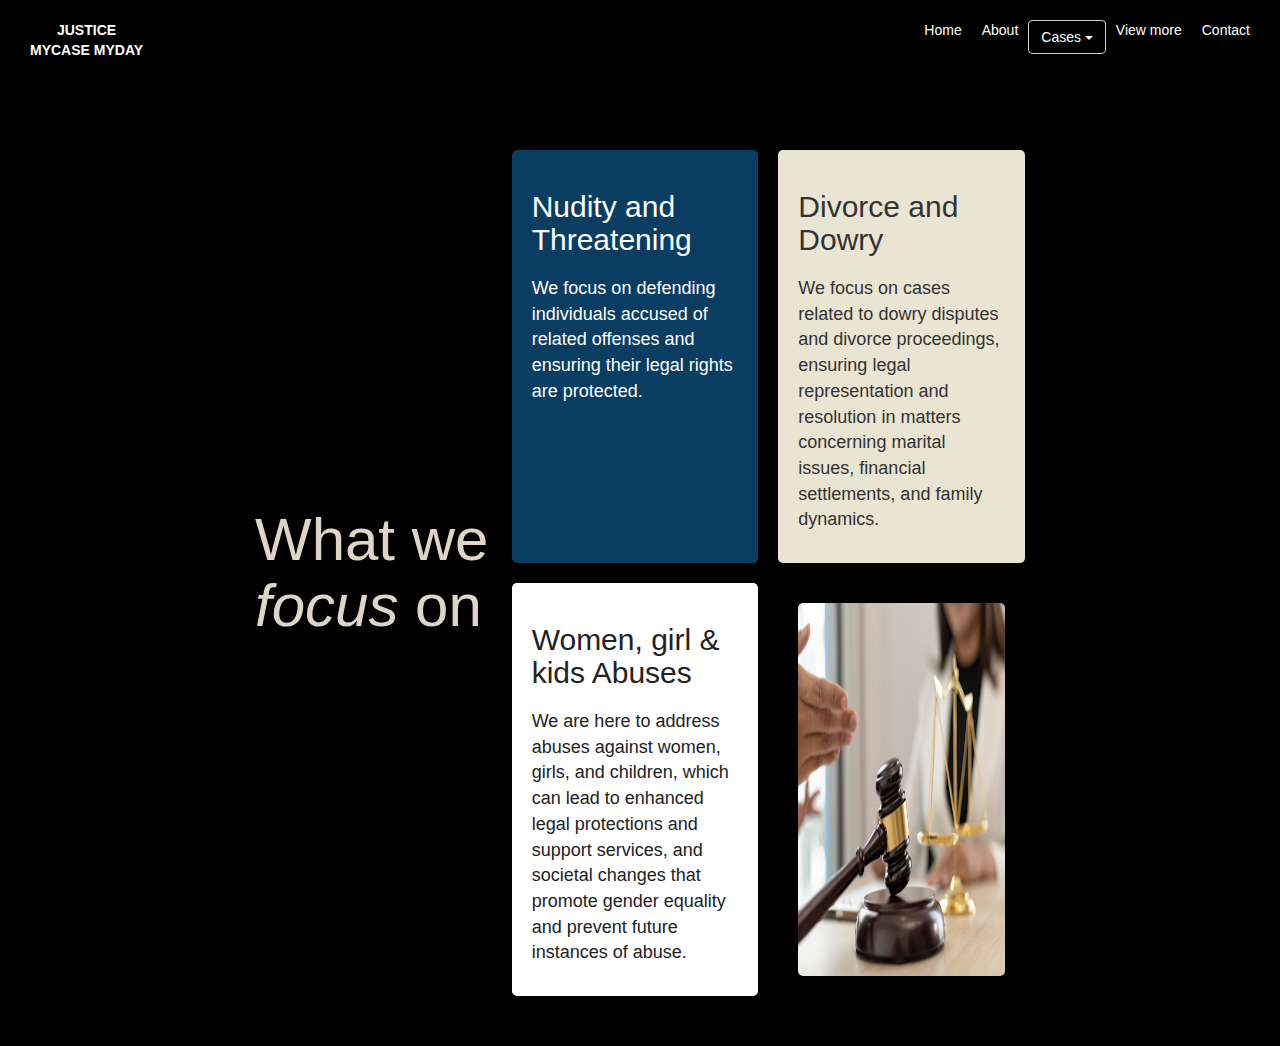
<file: About.html>
<!DOCTYPE html>
<html lang="en">
<head>
    <meta charset="UTF-8">
    <meta name="viewport" content="width=device-width, initial-scale=1.0">
    <title>Law Firm Focus Areas</title>
    <link rel="stylesheet" href="style.css">
    <link rel="stylesheet" href="https://maxcdn.bootstrapcdn.com/bootstrap/3.4.1/css/bootstrap.min.css">
    <script src="https://ajax.googleapis.com/ajax/libs/jquery/3.7.1/jquery.min.js"></script>
    <script src="https://maxcdn.bootstrapcdn.com/bootstrap/3.4.1/js/bootstrap.min.js"></script>
    <style>
      .btn {
          background-color:black;
          color: #fff;
      }
  </style>
</head>
<body class="Gowtham">
    
    <div class="navbar1">JUSTICE <br> MYCASE MYDAY</div>
    <div class="menu">
        <a href="index.html">Home</a>
        <a href="About.html">About</a>
        <div class="dropdown">
            <button class="btn btn-default dropdown-toggle" type="button" id="menu1" data-toggle="dropdown">Cases
            <span class="caret"></span></button>
            <ul class="dropdown-menu" role="menu" aria-labelledby="menu1">
              <li role="presentation"><a role="menuitem" tabindex="-1" href="Rape.html">Rapes And murders</a></li>
              <li role="presentation"><a role="menuitem" tabindex="-1" href="Dowry.html">Dowry and Divorce</a></li>
              <li role="presentation"><a role="menuitem" tabindex="-1" href="Molestation.html">Molestation</a></li>
                <li role="presentation"><a role="menuitem" tabindex="-1" href="Nudity.html">Nudity and Threatening</a></li>
            </ul>
          </div>
        <a href="#">View more</a>
        <a href="contact.html">Contact</a>
    </div>
    <div class="container">
        <div class="title">
            <h1>What we <em>focus</em> on</h1>
        </div>
        <div class="grid">
            <div class="box blue">
                <h2>Nudity and Threatening</h2>
                <p>We focus on defending individuals accused of related offenses and ensuring their legal rights are protected.</p>
            </div>
            <div class="box beige">
                <h2>Divorce and Dowry</h2>
                <p>We focus on cases related to dowry disputes and divorce proceedings, ensuring legal representation and resolution in matters concerning marital issues, financial settlements, and family dynamics.</p>
            </div>
            <div class="box white">
                <h2>Women, girl & kids Abuses</h2>
                <p>We are here to address abuses against women, girls, and children, which can lead to enhanced legal protections and support services, and societal changes that promote gender equality and prevent future instances of abuse.</p>
            </div>
            <div class="box image">
                <img src="focues.jpeg" alt="Gavel and Scales of Justice">
            </div>
        </div>
    </div>
</body>
</html>
</file>
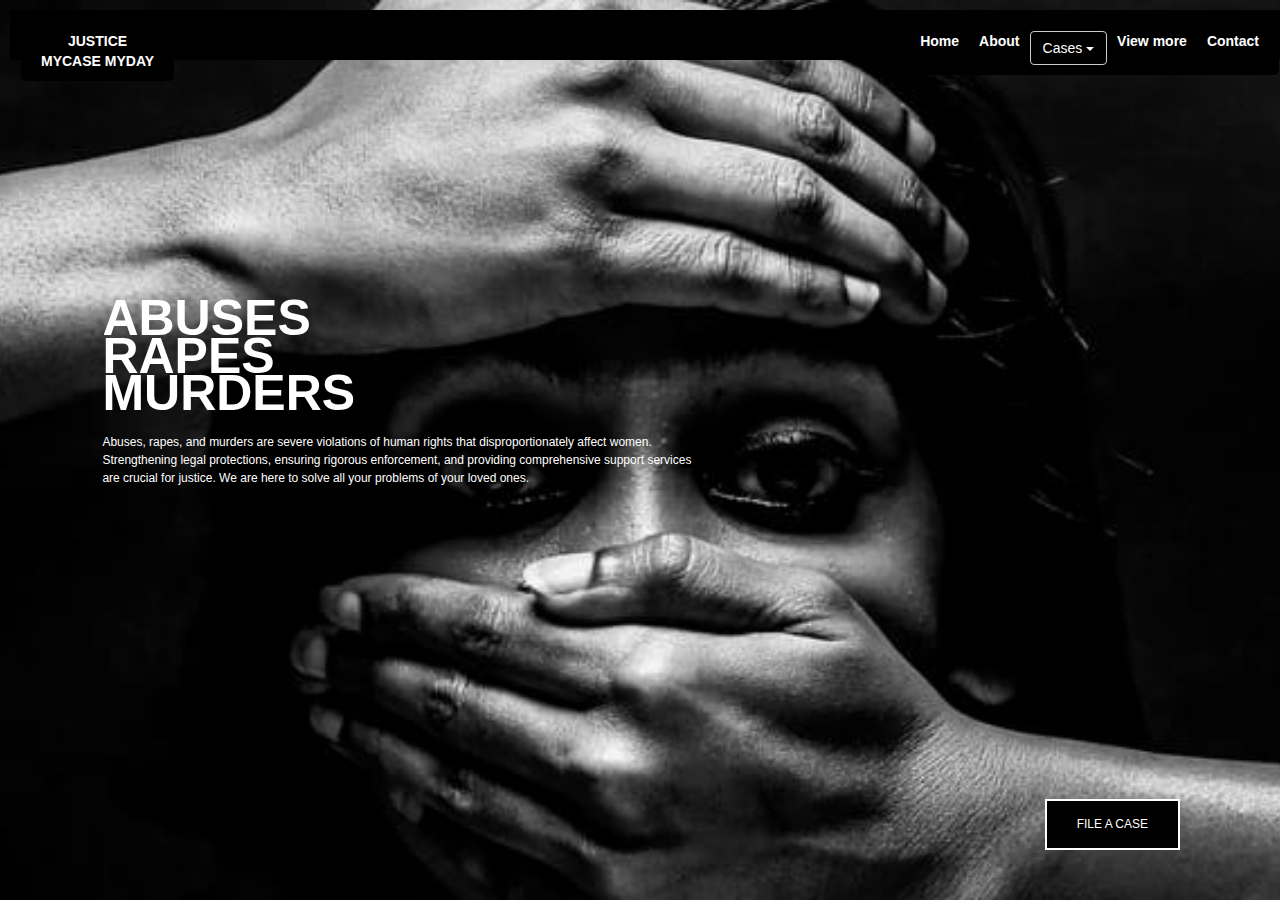
<file: Rape.html>
<!DOCTYPE html>
<html lang="en">
<head>
    <meta charset="UTF-8">
    <meta name="viewport" content="width=device-width, initial-scale=1.0">
    <title>Justice MyCase MyDay</title>
    <link rel="stylesheet" href="style.css">
    <link rel="stylesheet" href="https://maxcdn.bootstrapcdn.com/bootstrap/3.4.1/css/bootstrap.min.css">
    <script src="https://ajax.googleapis.com/ajax/libs/jquery/3.7.1/jquery.min.js"></script>
    <script src="https://maxcdn.bootstrapcdn.com/bootstrap/3.4.1/js/bootstrap.min.js"></script>
    <style>
      .btn {
          background-color:black;
          color: #fff;
      }
  </style>
</head>
<body class="background4">
    <header class="navbar">
        <div class="navbar1">JUSTICE <br> MYCASE MYDAY</div>
        <div class="menu">
            <a href="index.html">Home</a>
            <a href="About.html">About</a>
            <div class="dropdown">
                <button class="btn btn-default dropdown-toggle" type="button" id="menu1" data-toggle="dropdown">Cases
                <span class="caret"></span></button>
                <ul class="dropdown-menu" role="menu" aria-labelledby="menu1">
                  <li role="presentation"><a role="menuitem" tabindex="-1" href="Rape.html">Rapes And murders</a></li>
                  <li role="presentation"><a role="menuitem" tabindex="-1" href="Dowry.html">Dowry and Divorce</a></li>
                  <li role="presentation"><a role="menuitem" tabindex="-1" href="Molestation.html">Molestation</a></li>
                    <li role="presentation"><a role="menuitem" tabindex="-1" href="Nudity.html">Nudity and Threatening</a></li>
                </ul>
              </div>
            <a href="#">View more</a>
            <a href="contact.html">Contact</a>
        </div>
    </header>

    <section class="hero">
        <div class="hero-content">
            <h1>ABUSES<br>RAPES<br>MURDERS</h1>
            <p class="description">
                Abuses, rapes, and murders are severe violations of human rights that disproportionately affect women. 
                Strengthening legal protections, ensuring rigorous enforcement, and providing comprehensive support services 
                are crucial for justice. We are here to solve all your problems of your loved ones.
            </p>
        </div>
        <a href="#" class="cta-button">FILE A CASE</a>
    </section>
</body>
</html>
</file>
<file: style.css>
/*contactPage*/
body {
    background-color: #222;
    color: #e0e0e0;
    font-family: "Georgia", serif;
    text-align: center;
    padding: 50px;
}

.footer {
    max-width: 900px;
    margin: auto;
    display: flex;
    flex-direction: column;
    align-items: center;
}

.header {
    font-size: 16px;
    font-weight: bold;
    margin-bottom: 40px;
    text-align: left;
    width: 100%;
}

.section {
    display: flex;
    justify-content: space-between;
    width: 100%;
    max-width: 700px;
    margin-bottom: 30px;
}

.section .title {
    font-size: 24px;
    font-weight: bold;
}

.section div {
    flex: 1;
    text-align: center;
}

.social-icons {
    margin-top: 10px;
}

.social-icons i {
    font-size: 24px;
    margin: 0 10px;
    cursor: pointer;
}

.disclaimer {
    font-size: 12px;
    margin-top: 30px;
    opacity: 0.8;
    max-width: 700px;
    text-align: center;
}
/*About page*/
body {
    background-color: #222;
    color: #e0e0e0;
    font-family: "Georgia", serif;
    padding: 50px;
    margin: 0;
}

.container {
    display: flex;
    align-items: center;
    justify-content: space-between;
    max-width: 1200px;
    margin: auto;
}

.title {
    flex: 1;
    font-size: 32px;
    color: #dcd6c8;
}

.title em {
    font-style: italic;
}

.grid {
    display: grid;
    grid-template-columns: repeat(2, 1fr);
    gap: 20px;
    flex: 2;
}

.box {
    padding: 20px;
    border-radius: 5px;
}

.blue {
    background-color: #0a3d62;
    color: #fff;
}

.beige {
    background-color: #eae4d3;
    color: #333;
}

.white {
    background-color: #fff;
    color: #222;
}

.image img {
    width: 100%;
    height: 100%;
    border-radius: 5px;
}
/*Rape Page*/
/* General Page Styling */
body.background4 {
    margin: 0;
    padding: 0;
    font-family: 'Arial', sans-serif;
    color: white;
    background: url('rapeWomen.jpg') no-repeat center center/cover;
    height: 100vh;
    display: flex;
    flex-direction: column;
    position: relative;
}

/* Navigation Bar */
.navbar {
    display: flex;
    justify-content: center;
    align-items: center;
    width: 100%;
    position: absolute;
    top: 20px;
}

/* Logo */
.logo {
    font-size: 1.2rem;
    font-weight: bold;
    text-transform: uppercase;
    position: absolute;
    left: 20px;
    top: 20px;
}

/* Navigation Menu */
.nav-links {
    display: flex;
    list-style: none;
    background: rgba(0, 0, 0, 0.7);
    border-radius: 12px;
    border: 2px solid white;
    padding: 10px 20px;
}

.nav-links li {
    margin: 0 15px;
}

.nav-links a {
    text-decoration: none;
    color: white;
    font-size: 1rem;
    padding: 5px 10px;
}

.nav-links a.active {
    color: lightgreen;
}

.hero {
    display: flex;
    flex-direction: column;
    justify-content: flex-start;
    align-items: flex-start;
    height: 100vh;
    width: 100%;
    padding-left: 8%;
    padding-top: 18%;
}

.hero-content {
    max-width: 60%;
}

.hero-content h1 {
    font-size: 5rem;
    font-weight: bold;
    margin: 0;
    text-align: left;
    line-height: 0.75;
}

/* Description Text */
.description {
    font-size: 1.2rem;
    line-height: 1.5;
    margin: 20px 0;
    text-align: left;
    max-width: 600px;
}

/* Call to Action Button */
.cta-button {
    display: inline-block;
    background: black;
    color: white;
    border: 2px solid white;
    padding: 15px 30px;
    font-size: 1.2rem;
    text-transform: uppercase;
    text-decoration: none;
    position: absolute;
    bottom: 50px;
    right: 100px;  /* Moved 50px to the left */
    transition: all 0.3s ease-in-out;
}

.cta-button:hover {
    background: white;
    color: black;
}

/* Responsive Design */
@media (max-width: 768px) {
    .hero-content h1 {
        font-size: 3rem;
    }

    .description {
        font-size: 1rem;
    }

    .nav-links {
        flex-wrap: wrap;
        justify-content: center;
    }

    .hero {
        padding-left: 5%;
    }

    .hero-content {
        max-width: 80%;
    }

    .cta-button {
        bottom: 20px;
        right: 50px; /* Adjusted for smaller screens */
        font-size: 1rem;
        padding: 10px 20px;
    }
}
/*Dowry Page*/
/* General Styles */
* {
    margin: 0;
    padding: 0;
    box-sizing: border-box;
    font-family: Arial, sans-serif;
}

/* Background Styling */
.background5 {
    background: url('Dowry.jpg') no-repeat center center/cover;
    color: white;
    text-align: center;
    position: relative;
    min-height: 100vh;
    display: flex;
    flex-direction: column;
    justify-content: center;
    align-items: center;
    padding: 20px;
}

/* Navbar Styling */
.navbar1 {
    position: absolute;
    top: 10px;
    left: 10px;
    background: black;
    color: white;
    padding: 10px 20px;
    border-radius: 5px;
    font-weight: bold;
    text-align: center;
}

/* Menu Styling */
.menu {
    position: absolute;
    top: 20px;
    right: 20px;
    display: flex;
    background: black;
    padding: 10px;
    border-radius: 5px;
}
.menu a {
    color: white;
    text-decoration: none;
    margin: 0 10px;
}

/* Content Styling */
.container {
    text-align: left;
    max-width: 800px;
    margin-top: 100px;
}
.container h1 {
    font-size: 60px;
    margin-bottom: 20px;
}
.container p {
    font-size: 18px;
    margin-top: 20px;
}

/* Button Styling */
.button {
    background: black;
    color: white;
    padding: 15px 30px;
    border: none;
    font-size: 20px;
    font-weight: bold;
    cursor: pointer;
    border-radius: 5px;
    position: absolute;
    bottom: 30px;
    right: 30px;
}
/*Nudity*/
* {
    margin: 0;
    padding: 0;
    box-sizing: border-box;
    font-family: Arial, sans-serif;
}

/* Background Styling */
.background1 {
    background: url('Nudity.jpg') no-repeat center center/cover;
    color: white;
    text-align: center;
    position: relative;
    min-height: 100vh;
    display: flex;
    flex-direction: column;
    justify-content: center;
    align-items: center;
    padding: 20px;
}

/* Navbar Styling */
.navbar {
    position: absolute;
    top: 10px;
    left: 10px;
    background: black;
    color: white;
    padding: 10px 20px;
    border-radius: 5px;
    font-weight: bold;
    text-align: center;
}

/* Menu Styling */
.menu {
    position: absolute;
    top: 20px;
    right: 20px;
    display: flex;
    background: black;
    padding: 10px;
    border-radius: 5px;
}
.menu a {
    color: white;
    text-decoration: none;
    margin: 0 10px;
}

/* Content Styling */
.container {
    text-align: left;
    max-width: 800px;
    margin-top: 100px;
}
.container h1 {
    font-size: 60px;
    margin-bottom: 20px;
}
.container p {
    font-size: 18px;
    margin-top: 20px;
}

/* Button Styling */
.button {
    background: black;
    color: white;
    padding: 15px 30px;
    border: none;
    font-size: 20px;
    font-weight: bold;
    cursor: pointer;
    border-radius: 5px;
    position: absolute;
    bottom: 30px;
    right: 30px;
}
/*Molestation*/
/* General Styles */
* {
    margin: 0;
    padding: 0;
    box-sizing: border-box;
    font-family: Arial, sans-serif;
}

/* Background Styling */
.background {
    background: url('Molestation.jpg') no-repeat center center/cover;
    color: white;
    text-align: center;
    position: relative;
    min-height: 100vh;
    display: flex;
    flex-direction: column;
    justify-content: center;
    align-items: center;
    padding: 20px;
}

/* Navbar Styling */
.navbar {
    position: absolute;
    top: 10px;
    left: 10px;
    background: black;
    color: white;
    padding: 10px 20px;
    border-radius: 5px;
    font-weight: bold;
    text-align: center;
}

/* Menu Styling */
.menu {
    position: absolute;
    top: 10px;
    right: 10px;
    display: flex;
    background: black;
    padding: 10px;
    border-radius: 5px;
}
.menu a {
    color: white;
    text-decoration: none;
    margin: 0 10px;
}

/* Content Styling */
.content {
    text-align: left;
    max-width: 800px;
    margin-top: 100px;
}
.content h1 {
    font-size: 60px;
    color: #BFE7F7;
}
.content p {
    font-size: 18px;
    margin: 20px 0;
}

/* Button Styling */
.file-case {
    background: black;
    color: white;
    padding: 15px 30px;
    border: none;
    font-size: 20px;
    font-weight: bold;
    cursor: pointer;
    border-radius: 5px;
    position: absolute;
    bottom: 30px;
    right: 30px;
}
/*index*/
/* General Styles */
body.background2{
    background-image: url("justice.jpg");
    background-size: cover;
}
.Gowtham{
    background-color: black;
}
.Dhanyata{
    color: white;
    padding-top: 200px;
}
</file>
